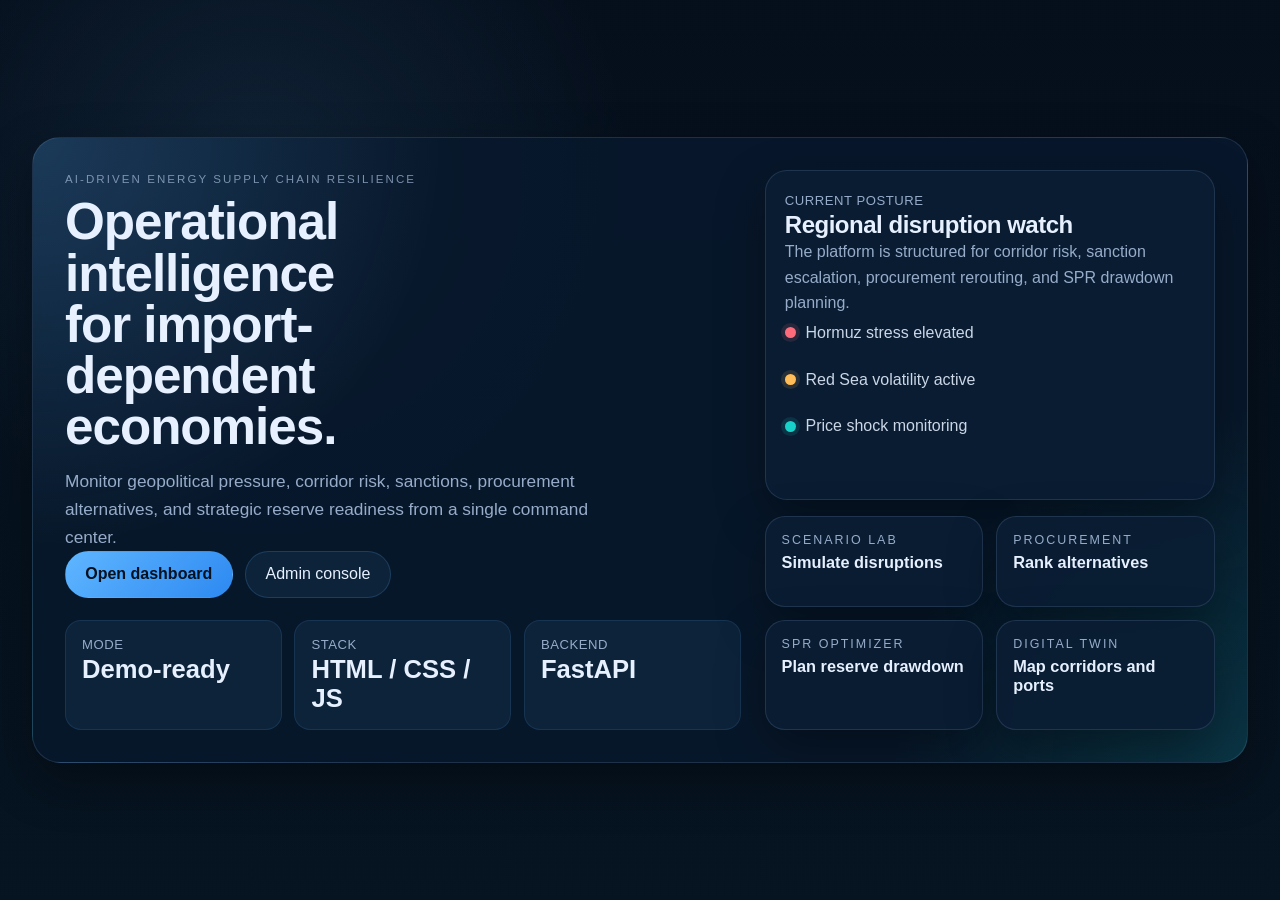
<file: frontend/index.html>
<!DOCTYPE html>
<html lang="en">
<head>
  <meta charset="UTF-8" />
  <meta name="viewport" content="width=device-width, initial-scale=1.0" />
  <meta name="color-scheme" content="dark" />
  <title>Energy Resilience Platform</title>
  <link rel="stylesheet" href="./assets/css/main.css" />
  <link rel="stylesheet" href="./assets/css/components.css" />
</head>
<body class="landing-page">
  <main class="landing-shell">
    <section class="landing-hero panel panel--hero">
      <div class="landing-hero__copy">
        <p class="eyebrow">AI-Driven Energy Supply Chain Resilience</p>
        <h1>Operational intelligence for import-dependent economies.</h1>
        <p class="lead">
          Monitor geopolitical pressure, corridor risk, sanctions, procurement alternatives,
          and strategic reserve readiness from a single command center.
        </p>
        <div class="button-row">
          <a class="btn btn-primary" href="./pages/dashboard.html">Open dashboard</a>
          <a class="btn btn-secondary" href="./pages/admin.html">Admin console</a>
        </div>
        <div class="hero-metrics">
          <div class="hero-metric">
            <span class="hero-metric__label">Mode</span>
            <strong>Demo-ready</strong>
          </div>
          <div class="hero-metric">
            <span class="hero-metric__label">Stack</span>
            <strong>HTML / CSS / JS</strong>
          </div>
          <div class="hero-metric">
            <span class="hero-metric__label">Backend</span>
            <strong>FastAPI</strong>
          </div>
        </div>
      </div>
      <div class="landing-hero__aside">
        <div class="signal-card">
          <p class="signal-card__label">Current posture</p>
          <h2>Regional disruption watch</h2>
          <p>
            The platform is structured for corridor risk, sanction escalation, procurement rerouting,
            and SPR drawdown planning.
          </p>
          <div class="signal-list">
            <div class="signal-list__item"><span class="dot dot--critical"></span> Hormuz stress elevated</div>
            <div class="signal-list__item"><span class="dot dot--high"></span> Red Sea volatility active</div>
            <div class="signal-list__item"><span class="dot dot--moderate"></span> Price shock monitoring</div>
          </div>
        </div>
        <div class="module-grid">
          <a class="module-card" href="./pages/scenarios.html">
            <span>Scenario lab</span>
            <strong>Simulate disruptions</strong>
          </a>
          <a class="module-card" href="./pages/procurement.html">
            <span>Procurement</span>
            <strong>Rank alternatives</strong>
          </a>
          <a class="module-card" href="./pages/spr.html">
            <span>SPR optimizer</span>
            <strong>Plan reserve drawdown</strong>
          </a>
          <a class="module-card" href="./pages/map.html">
            <span>Digital twin</span>
            <strong>Map corridors and ports</strong>
          </a>
        </div>
      </div>
    </section>
  </main>

  <script src="./assets/js/api.js"></script>
  <script src="./assets/js/auth.js"></script>
</body>
</html>
</file>
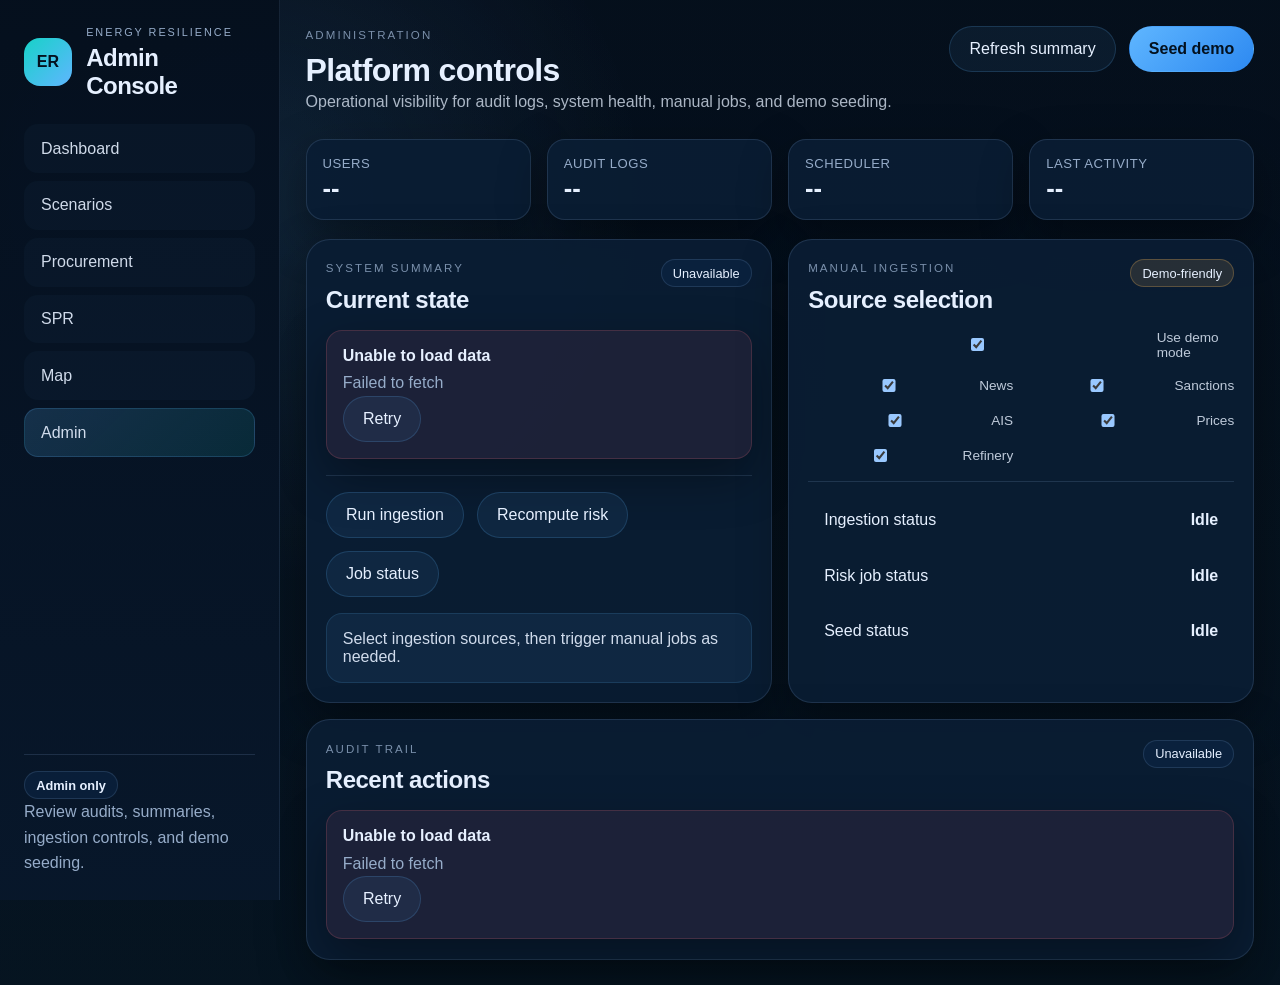
<file: frontend/pages/admin.html>
<!DOCTYPE html>
<html lang="en">
<head>
  <meta charset="UTF-8" />
  <meta name="viewport" content="width=device-width, initial-scale=1.0" />
  <meta name="color-scheme" content="dark" />
  <title>Admin | Energy Resilience Platform</title>
  <link rel="stylesheet" href="../assets/css/main.css" />
  <link rel="stylesheet" href="../assets/css/components.css" />
</head>
<body class="app-page">
  <div class="app-shell">
    <aside class="sidebar">
      <div class="sidebar__brand">
        <div class="brand-mark">ER</div>
        <div>
          <p class="brand-kicker">Energy Resilience</p>
          <h2>Admin Console</h2>
        </div>
      </div>
      <nav class="sidebar__nav">
        <a class="nav-link" href="./dashboard.html">Dashboard</a>
        <a class="nav-link" href="./scenarios.html">Scenarios</a>
        <a class="nav-link" href="./procurement.html">Procurement</a>
        <a class="nav-link" href="./spr.html">SPR</a>
        <a class="nav-link" href="./map.html">Map</a>
        <a class="nav-link nav-link--active" href="./admin.html" aria-current="page">Admin</a>
      </nav>
      <div class="sidebar__footer">
        <span class="status-badge status-badge--warning">Admin only</span>
        <p>Review audits, summaries, ingestion controls, and demo seeding.</p>
      </div>
    </aside>

    <div class="main-column">
      <header class="topbar">
        <div>
          <p class="eyebrow">Administration</p>
          <h1>Platform controls</h1>
          <p class="subtitle">Operational visibility for audit logs, system health, manual jobs, and demo seeding.</p>
        </div>
        <div class="topbar__actions">
          <button class="btn btn-secondary" type="button" data-admin-refresh>Refresh summary</button>
          <button class="btn btn-primary" type="button" data-admin-seed>Seed demo</button>
        </div>
      </header>

      <main class="page-content">
        <section class="kpi-grid kpi-grid--admin">
          <article class="stat-card">
            <span class="stat-card__label">Users</span>
            <strong class="stat-card__value" id="admin-metric-users">--</strong>
          </article>
          <article class="stat-card">
            <span class="stat-card__label">Audit logs</span>
            <strong class="stat-card__value" id="admin-metric-audit_logs">--</strong>
          </article>
          <article class="stat-card">
            <span class="stat-card__label">Scheduler</span>
            <strong class="stat-card__value" id="admin-metric-scheduler">--</strong>
          </article>
          <article class="stat-card">
            <span class="stat-card__label">Last activity</span>
            <strong class="stat-card__value" id="admin-metric-latest_activity">--</strong>
          </article>
        </section>

        <section class="dashboard-grid dashboard-grid--admin">
          <div class="panel">
            <div class="panel__header">
              <div>
                <p class="eyebrow">System summary</p>
                <h2>Current state</h2>
              </div>
              <span class="badge" id="admin-system-badge">Loading</span>
            </div>

            <div class="mini-table" id="admin-system-summary">
              <div class="mini-table__row"><span>Loading</span><strong>...</strong></div>
            </div>

            <div class="panel__divider"></div>
            <div class="button-row">
              <button class="btn btn-secondary" type="button" data-admin-run-ingestion>Run ingestion</button>
              <button class="btn btn-secondary" type="button" data-admin-recompute-risk>Recompute risk</button>
              <button class="btn btn-secondary" type="button" data-admin-refresh-jobs>Job status</button>
            </div>
            <div class="note-box" id="admin-action-note">
              Select ingestion sources, then trigger manual jobs as needed.
            </div>
          </div>

          <div class="panel">
            <div class="panel__header">
              <div>
                <p class="eyebrow">Manual ingestion</p>
                <h2>Source selection</h2>
              </div>
              <span class="badge badge--warning">Demo-friendly</span>
            </div>

            <form id="admin-ingestion-form" class="form-grid">
              <label class="field field--full field--inline">
                <input id="admin-demo-mode" type="checkbox" checked />
                <span>Use demo mode</span>
              </label>
              <label class="field field--inline">
                <input type="checkbox" value="news" name="ingestion-source" checked />
                <span>News</span>
              </label>
              <label class="field field--inline">
                <input type="checkbox" value="sanctions" name="ingestion-source" checked />
                <span>Sanctions</span>
              </label>
              <label class="field field--inline">
                <input type="checkbox" value="ais" name="ingestion-source" checked />
                <span>AIS</span>
              </label>
              <label class="field field--inline">
                <input type="checkbox" value="prices" name="ingestion-source" checked />
                <span>Prices</span>
              </label>
              <label class="field field--inline">
                <input type="checkbox" value="refinery" name="ingestion-source" checked />
                <span>Refinery</span>
              </label>
            </form>

            <div class="panel__divider"></div>
            <div class="mini-table">
              <div class="mini-table__row"><span>Ingestion status</span><strong id="admin-ingestion-status">Idle</strong></div>
              <div class="mini-table__row"><span>Risk job status</span><strong id="admin-risk-status">Idle</strong></div>
              <div class="mini-table__row"><span>Seed status</span><strong id="admin-seed-status">Idle</strong></div>
            </div>
          </div>

          <div class="panel panel--wide">
            <div class="panel__header">
              <div>
                <p class="eyebrow">Audit trail</p>
                <h2>Recent actions</h2>
              </div>
              <span class="badge" id="admin-audit-count">Loading</span>
            </div>
            <div id="admin-audit-list" class="audit-table">
              <div class="audit-row">
                <span>Loading audit logs</span>
                <strong>...</strong>
              </div>
            </div>
          </div>
        </section>
      </main>
    </div>
  </div>

  <script src="../assets/js/api.js"></script>
  <script src="../assets/js/auth.js"></script>
  <script src="../assets/js/admin.js"></script>
</body>
</html>
</file>
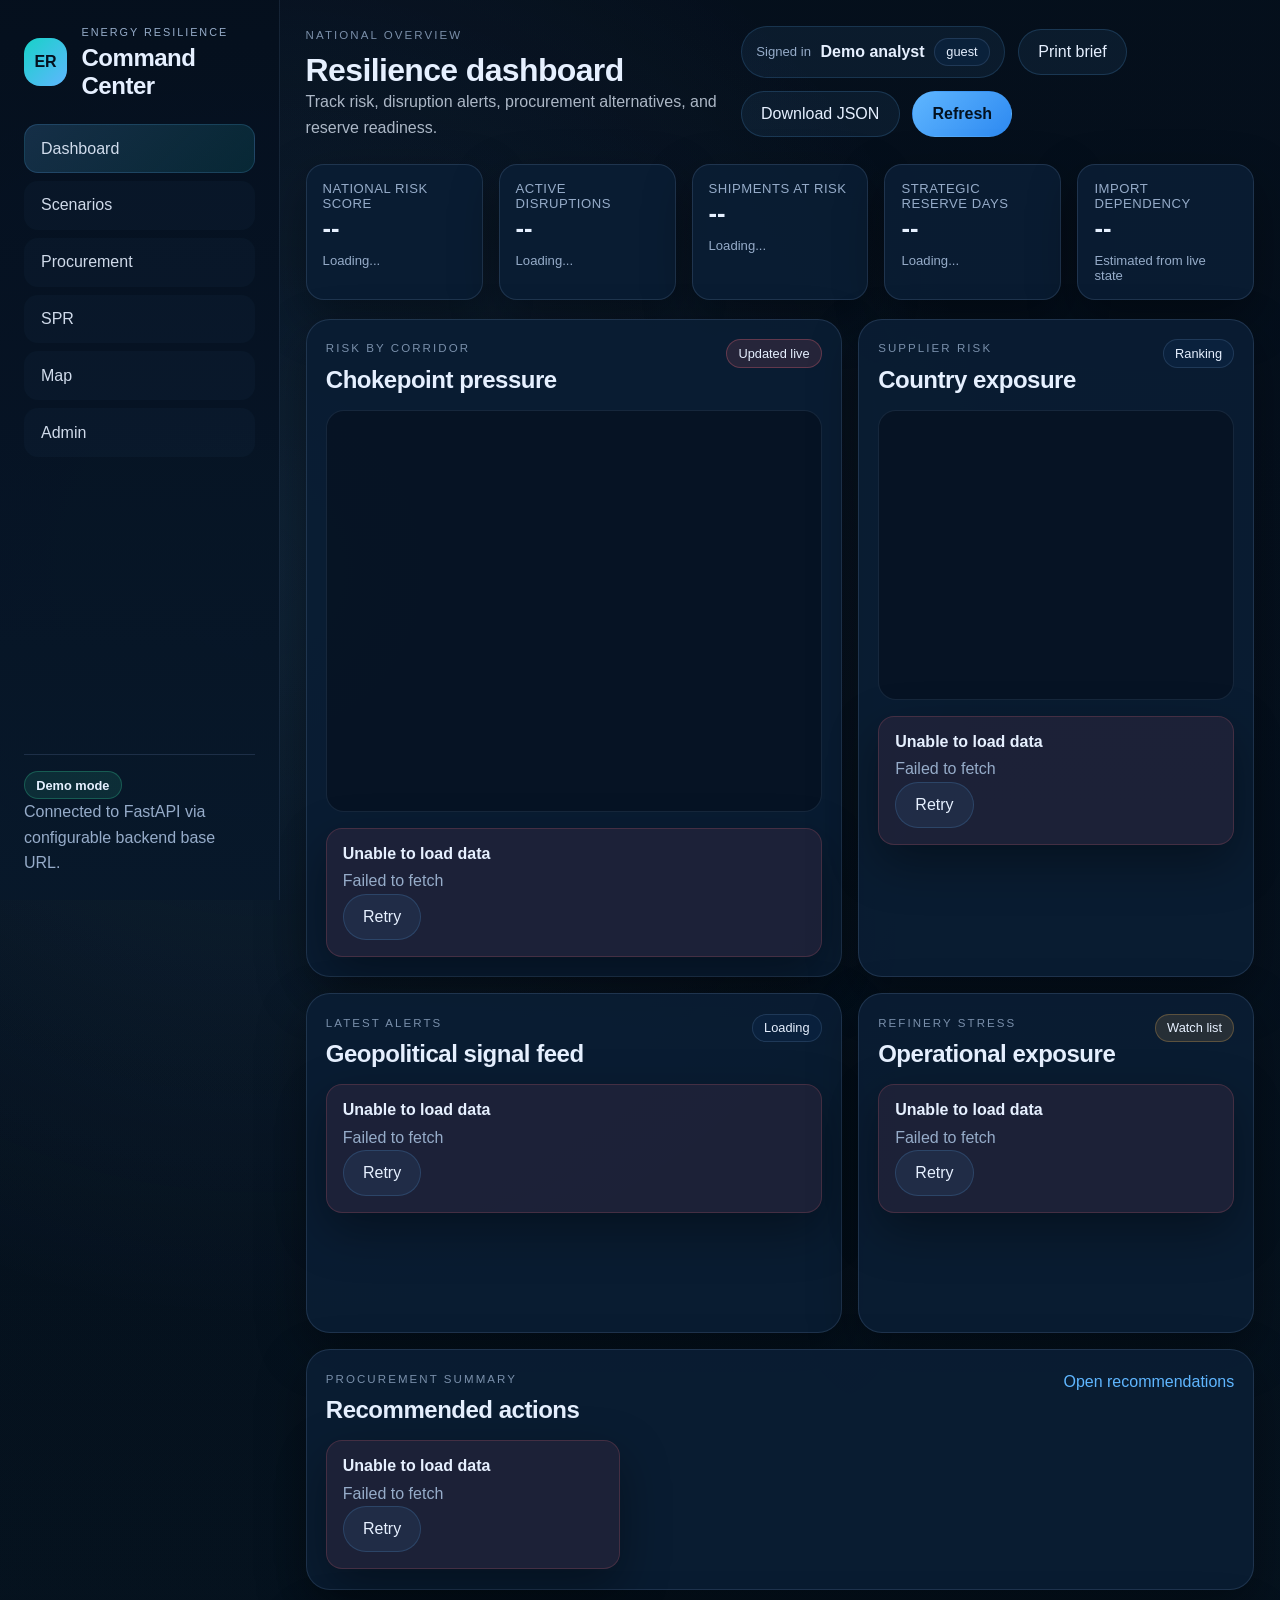
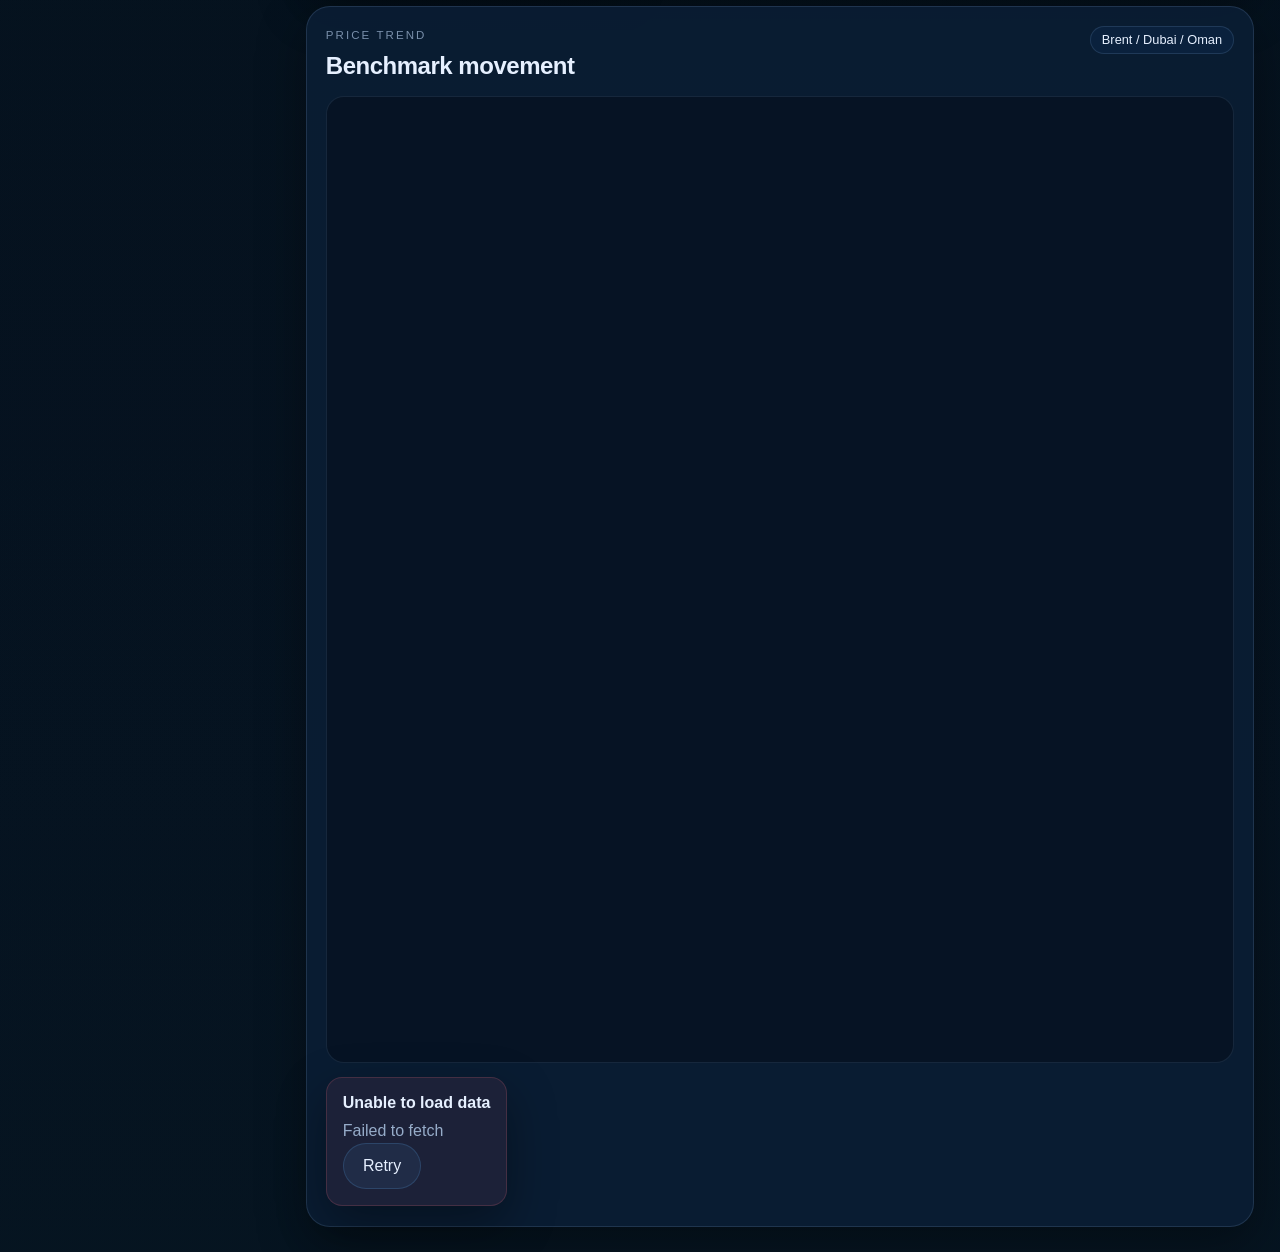
<file: frontend/pages/dashboard.html>
<!DOCTYPE html>
<html lang="en">
<head>
  <meta charset="UTF-8" />
  <meta name="viewport" content="width=device-width, initial-scale=1.0" />
  <meta name="color-scheme" content="dark" />
  <title>Dashboard | Energy Resilience Platform</title>
  <link rel="stylesheet" href="../assets/css/main.css" />
  <link rel="stylesheet" href="../assets/css/components.css" />
  <link rel="stylesheet" href="../assets/css/dashboard.css" />
</head>
<body class="app-page dashboard-page" data-page="dashboard">
  <div class="app-shell">
    <aside class="sidebar">
      <div class="sidebar__brand">
        <div class="brand-mark">ER</div>
        <div>
          <p class="brand-kicker">Energy Resilience</p>
          <h2>Command Center</h2>
        </div>
      </div>
      <nav class="sidebar__nav">
        <a class="nav-link nav-link--active" href="./dashboard.html" aria-current="page">Dashboard</a>
        <a class="nav-link" href="./scenarios.html">Scenarios</a>
        <a class="nav-link" href="./procurement.html">Procurement</a>
        <a class="nav-link" href="./spr.html">SPR</a>
        <a class="nav-link" href="./map.html">Map</a>
        <a class="nav-link" href="./admin.html">Admin</a>
      </nav>
      <div class="sidebar__footer">
        <span class="status-badge status-badge--live">Demo mode</span>
        <p>Connected to FastAPI via configurable backend base URL.</p>
      </div>
    </aside>

    <div class="main-column">
      <header class="topbar">
        <div>
          <p class="eyebrow">National overview</p>
          <h1>Resilience dashboard</h1>
          <p class="subtitle">Track risk, disruption alerts, procurement alternatives, and reserve readiness.</p>
        </div>
        <div class="topbar__actions">
          <div class="user-chip" data-auth-status>
            <span class="user-chip__label">Signed in</span>
            <strong data-auth-name>Demo analyst</strong>
            <span class="badge" data-auth-role>Analyst</span>
          </div>
          <button class="btn btn-secondary" type="button" data-dashboard-report-print>Print brief</button>
          <button class="btn btn-secondary" type="button" data-dashboard-report-download>Download JSON</button>
          <button class="btn btn-primary" type="button" data-dashboard-refresh>Refresh</button>
        </div>
      </header>

      <main class="page-content">
        <section class="kpi-grid" aria-label="Top KPIs">
          <article class="stat-card">
            <span class="stat-card__label">National risk score</span>
            <strong class="stat-card__value" id="kpi-national-risk">--</strong>
            <span class="stat-card__delta" id="kpi-national-risk-detail">Loading...</span>
          </article>
          <article class="stat-card">
            <span class="stat-card__label">Active disruptions</span>
            <strong class="stat-card__value" id="kpi-active-disruptions">--</strong>
            <span class="stat-card__delta" id="kpi-active-disruptions-detail">Loading...</span>
          </article>
          <article class="stat-card">
            <span class="stat-card__label">Shipments at risk</span>
            <strong class="stat-card__value" id="kpi-shipments-at-risk">--</strong>
            <span class="stat-card__delta" id="kpi-shipments-at-risk-detail">Loading...</span>
          </article>
          <article class="stat-card">
            <span class="stat-card__label">Strategic reserve days</span>
            <strong class="stat-card__value" id="kpi-spr-days">--</strong>
            <span class="stat-card__delta" id="kpi-spr-days-detail">Loading...</span>
          </article>
          <article class="stat-card">
            <span class="stat-card__label">Import dependency</span>
            <strong class="stat-card__value" id="kpi-import-dependency">--</strong>
            <span class="stat-card__delta" id="kpi-import-dependency-detail">Estimated from live state</span>
          </article>
        </section>

        <section class="dashboard-grid">
          <div class="panel">
            <div class="panel__header">
              <div>
                <p class="eyebrow">Risk by corridor</p>
                <h2>Chokepoint pressure</h2>
              </div>
              <span class="badge badge--critical">Updated live</span>
            </div>
            <div class="dashboard-chart-wrap">
              <canvas id="corridor-risk-chart" class="chart-canvas" height="240"></canvas>
            </div>
            <div id="corridor-risk-table" class="dashboard-table"></div>
          </div>

          <div class="panel">
            <div class="panel__header">
              <div>
                <p class="eyebrow">Supplier risk</p>
                <h2>Country exposure</h2>
              </div>
              <span class="badge">Ranking</span>
            </div>
            <div class="dashboard-chart-wrap">
              <canvas id="supplier-risk-chart" class="chart-canvas" height="240"></canvas>
            </div>
            <div id="supplier-risk-table" class="dashboard-table"></div>
          </div>

          <div class="panel">
            <div class="panel__header">
              <div>
                <p class="eyebrow">Latest alerts</p>
                <h2>Geopolitical signal feed</h2>
              </div>
              <span class="badge" id="alerts-count-badge">Loading</span>
            </div>
            <div id="alerts-panel" class="stack-list"></div>
          </div>

          <div class="panel">
            <div class="panel__header">
              <div>
                <p class="eyebrow">Refinery stress</p>
                <h2>Operational exposure</h2>
              </div>
              <span class="badge badge--warning">Watch list</span>
            </div>
            <div id="refinery-stress-panel" class="stack-list"></div>
          </div>

          <div class="panel panel--wide">
            <div class="panel__header">
              <div>
                <p class="eyebrow">Procurement summary</p>
                <h2>Recommended actions</h2>
              </div>
              <a class="text-link" href="./procurement.html">Open recommendations</a>
            </div>
            <div id="recommendations-panel" class="recommendation-strip"></div>
          </div>

          <div class="panel panel--wide">
            <div class="panel__header">
              <div>
                <p class="eyebrow">Price trend</p>
                <h2>Benchmark movement</h2>
              </div>
              <span class="badge">Brent / Dubai / Oman</span>
            </div>
            <div class="dashboard-chart-wrap dashboard-chart-wrap--tall">
              <canvas id="price-trend-chart" class="chart-canvas" height="320"></canvas>
            </div>
            <div id="price-trend-legend" class="chart-legend"></div>
          </div>
        </section>
      </main>
    </div>
  </div>

  <script src="../assets/js/api.js"></script>
  <script src="../assets/js/auth.js"></script>
  <script src="../assets/js/reports.js"></script>
  <script src="../assets/js/dashboard.js"></script>
</body>
</html>
</file>
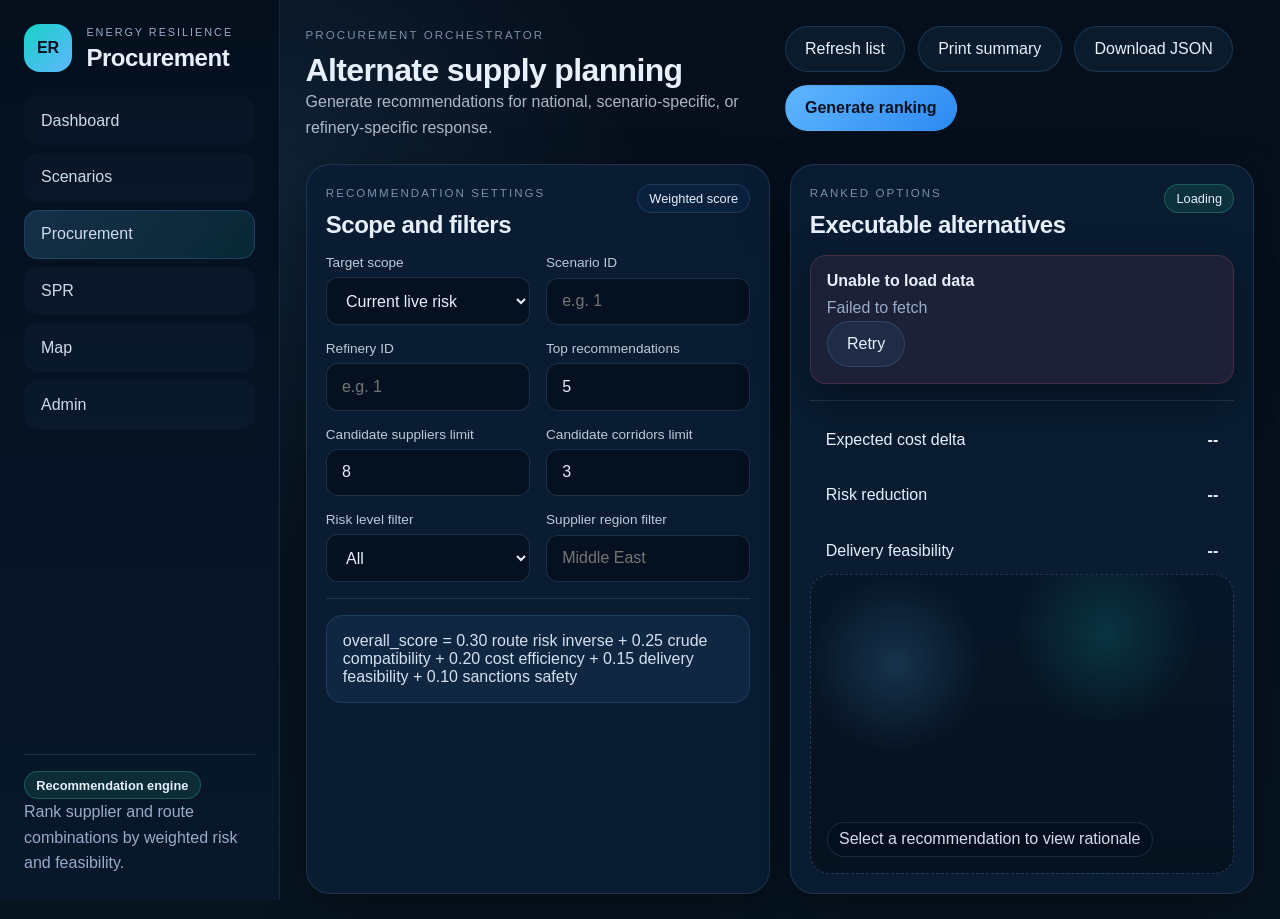
<file: frontend/pages/procurement.html>
<!DOCTYPE html>
<html lang="en">
<head>
  <meta charset="UTF-8" />
  <meta name="viewport" content="width=device-width, initial-scale=1.0" />
  <meta name="color-scheme" content="dark" />
  <title>Procurement | Energy Resilience Platform</title>
  <link rel="stylesheet" href="../assets/css/main.css" />
  <link rel="stylesheet" href="../assets/css/components.css" />
</head>
<body class="app-page">
  <div class="app-shell">
    <aside class="sidebar">
      <div class="sidebar__brand">
        <div class="brand-mark">ER</div>
        <div>
          <p class="brand-kicker">Energy Resilience</p>
          <h2>Procurement</h2>
        </div>
      </div>
      <nav class="sidebar__nav">
        <a class="nav-link" href="./dashboard.html">Dashboard</a>
        <a class="nav-link" href="./scenarios.html">Scenarios</a>
        <a class="nav-link nav-link--active" href="./procurement.html" aria-current="page">Procurement</a>
        <a class="nav-link" href="./spr.html">SPR</a>
        <a class="nav-link" href="./map.html">Map</a>
        <a class="nav-link" href="./admin.html">Admin</a>
      </nav>
      <div class="sidebar__footer">
        <span class="status-badge status-badge--live">Recommendation engine</span>
        <p>Rank supplier and route combinations by weighted risk and feasibility.</p>
      </div>
    </aside>

    <div class="main-column">
      <header class="topbar">
        <div>
          <p class="eyebrow">Procurement orchestrator</p>
          <h1>Alternate supply planning</h1>
          <p class="subtitle">Generate recommendations for national, scenario-specific, or refinery-specific response.</p>
        </div>
        <div class="topbar__actions">
          <button class="btn btn-secondary" type="button" data-procurement-refresh>Refresh list</button>
          <button class="btn btn-secondary" type="button" data-procurement-report-print>Print summary</button>
          <button class="btn btn-secondary" type="button" data-procurement-report-download>Download JSON</button>
          <button class="btn btn-primary" type="button" data-procurement-generate>Generate ranking</button>
        </div>
      </header>

      <main class="page-content page-content--split">
        <section class="panel">
          <div class="panel__header">
            <div>
              <p class="eyebrow">Recommendation settings</p>
              <h2>Scope and filters</h2>
            </div>
            <span class="badge">Weighted score</span>
          </div>

          <form id="procurement-form" class="form-grid">
            <label class="field">
              <span>Target scope</span>
              <select id="procurement-scope">
                <option value="national">Current live risk</option>
                <option value="scenario">By scenario</option>
                <option value="refinery">By refinery</option>
              </select>
            </label>
            <label class="field">
              <span>Scenario ID</span>
              <input id="procurement-scenario-id" type="number" min="1" placeholder="e.g. 1" />
            </label>
            <label class="field">
              <span>Refinery ID</span>
              <input id="procurement-refinery-id" type="number" min="1" placeholder="e.g. 1" />
            </label>
            <label class="field">
              <span>Top recommendations</span>
              <input id="procurement-top-n" type="number" min="1" max="20" value="5" />
            </label>
            <label class="field">
              <span>Candidate suppliers limit</span>
              <input id="procurement-supplier-limit" type="number" min="1" max="20" value="8" />
            </label>
            <label class="field">
              <span>Candidate corridors limit</span>
              <input id="procurement-corridor-limit" type="number" min="1" max="10" value="3" />
            </label>
            <label class="field">
              <span>Risk level filter</span>
              <select id="procurement-risk-filter">
                <option value="">All</option>
                <option value="critical">Critical</option>
                <option value="high">High</option>
                <option value="moderate">Moderate</option>
                <option value="low">Low</option>
              </select>
            </label>
            <label class="field">
              <span>Supplier region filter</span>
              <input id="procurement-region-filter" type="text" placeholder="Middle East" />
            </label>
          </form>

          <div class="panel__divider"></div>
          <div class="score-formula">
            overall_score = 0.30 route risk inverse + 0.25 crude compatibility + 0.20 cost efficiency + 0.15 delivery feasibility + 0.10 sanctions safety
          </div>
        </section>

        <section class="panel">
          <div class="panel__header">
            <div>
              <p class="eyebrow">Ranked options</p>
              <h2>Executable alternatives</h2>
            </div>
            <span class="badge badge--success" id="procurement-count-badge">Loading</span>
          </div>

          <div id="procurement-list" class="ranking-list"></div>

          <div class="panel__divider"></div>

          <div class="mini-table">
            <div class="mini-table__row"><span>Expected cost delta</span><strong id="procurement-cost-delta">--</strong></div>
            <div class="mini-table__row"><span>Risk reduction</span><strong id="procurement-risk-reduction">--</strong></div>
            <div class="mini-table__row"><span>Delivery feasibility</span><strong id="procurement-delivery-feasibility">--</strong></div>
          </div>

          <div id="procurement-details" class="procurement-details">
            <div class="chart-placeholder chart-placeholder--tall">
              <div class="chart-placeholder__label">Select a recommendation to view rationale</div>
            </div>
          </div>
        </section>
      </main>
    </div>
  </div>

  <script src="../assets/js/api.js"></script>
  <script src="../assets/js/auth.js"></script>
  <script src="../assets/js/reports.js"></script>
  <script src="../assets/js/procurement.js"></script>
</body>
</html>
</file>
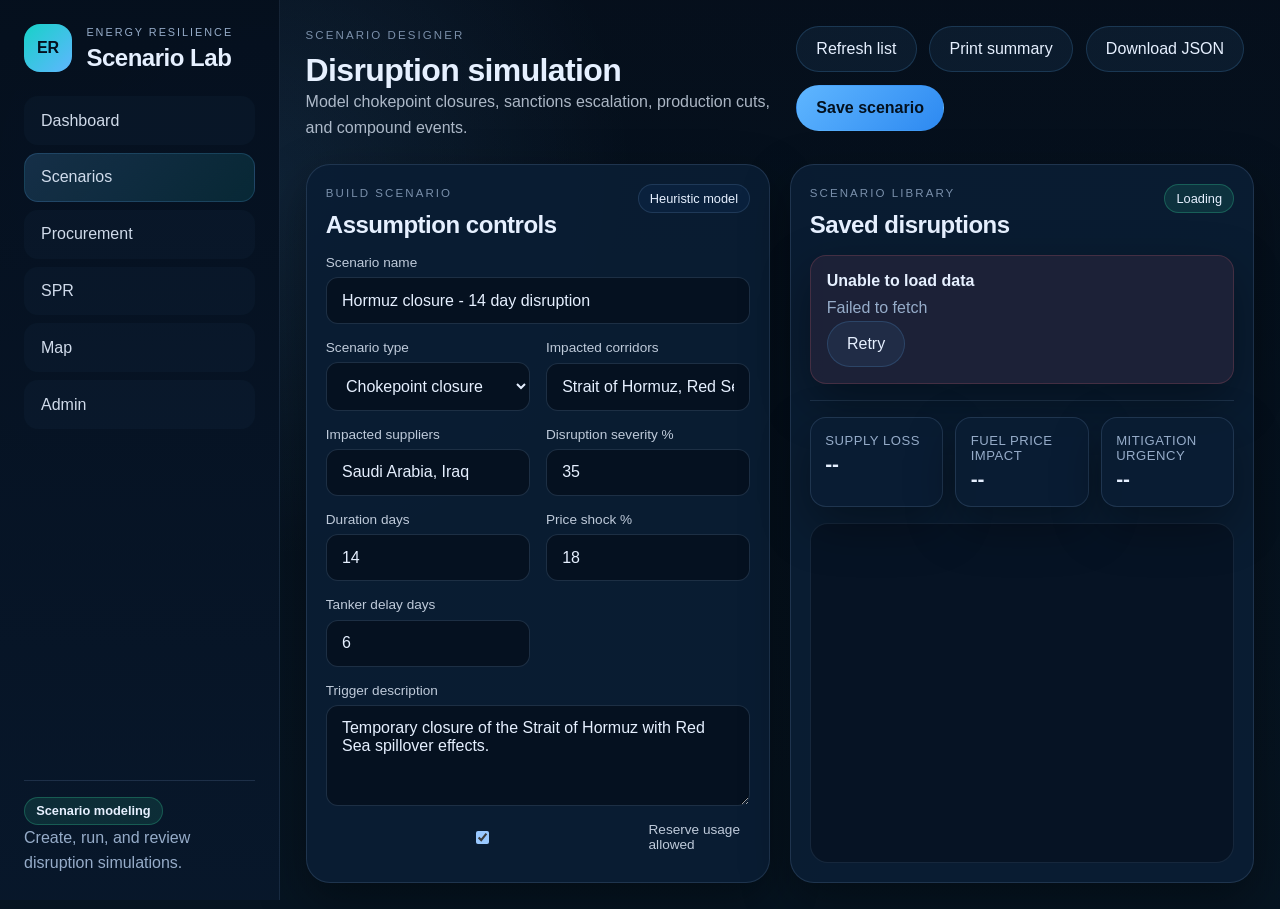
<file: frontend/pages/scenarios.html>
<!DOCTYPE html>
<html lang="en">
<head>
  <meta charset="UTF-8" />
  <meta name="viewport" content="width=device-width, initial-scale=1.0" />
  <meta name="color-scheme" content="dark" />
  <title>Scenarios | Energy Resilience Platform</title>
  <link rel="stylesheet" href="../assets/css/main.css" />
  <link rel="stylesheet" href="../assets/css/components.css" />
</head>
<body class="app-page">
  <div class="app-shell">
    <aside class="sidebar">
      <div class="sidebar__brand">
        <div class="brand-mark">ER</div>
        <div>
          <p class="brand-kicker">Energy Resilience</p>
          <h2>Scenario Lab</h2>
        </div>
      </div>
      <nav class="sidebar__nav">
        <a class="nav-link" href="./dashboard.html">Dashboard</a>
        <a class="nav-link nav-link--active" href="./scenarios.html" aria-current="page">Scenarios</a>
        <a class="nav-link" href="./procurement.html">Procurement</a>
        <a class="nav-link" href="./spr.html">SPR</a>
        <a class="nav-link" href="./map.html">Map</a>
        <a class="nav-link" href="./admin.html">Admin</a>
      </nav>
      <div class="sidebar__footer">
        <span class="status-badge status-badge--live">Scenario modeling</span>
        <p>Create, run, and review disruption simulations.</p>
      </div>
    </aside>

    <div class="main-column">
      <header class="topbar">
        <div>
          <p class="eyebrow">Scenario designer</p>
          <h1>Disruption simulation</h1>
          <p class="subtitle">Model chokepoint closures, sanctions escalation, production cuts, and compound events.</p>
        </div>
        <div class="topbar__actions">
          <button class="btn btn-secondary" type="button" data-scenario-refresh>Refresh list</button>
          <button class="btn btn-secondary" type="button" data-scenario-report-print>Print summary</button>
          <button class="btn btn-secondary" type="button" data-scenario-report-download>Download JSON</button>
          <button class="btn btn-primary" type="button" data-scenario-create>Save scenario</button>
        </div>
      </header>

      <main class="page-content page-content--split">
        <section class="panel">
          <div class="panel__header">
            <div>
              <p class="eyebrow">Build scenario</p>
              <h2>Assumption controls</h2>
            </div>
            <span class="badge">Heuristic model</span>
          </div>

          <form id="scenario-form" class="form-grid">
            <label class="field field--full">
              <span>Scenario name</span>
              <input id="scenario-name" type="text" value="Hormuz closure - 14 day disruption" />
            </label>
            <label class="field">
              <span>Scenario type</span>
              <select id="scenario-type">
                <option value="chokepoint_closure">Chokepoint closure</option>
                <option value="sanctions_escalation">Sanctions escalation</option>
                <option value="production_cut">Production cut</option>
                <option value="refinery_outage">Refinery outage</option>
                <option value="compound_disruption">Compound disruption</option>
              </select>
            </label>
            <label class="field">
              <span>Impacted corridors</span>
              <input id="scenario-corridors" type="text" value="Strait of Hormuz, Red Sea" />
            </label>
            <label class="field">
              <span>Impacted suppliers</span>
              <input id="scenario-suppliers" type="text" value="Saudi Arabia, Iraq" />
            </label>
            <label class="field">
              <span>Disruption severity %</span>
              <input id="scenario-severity" type="number" min="0" max="100" value="35" />
            </label>
            <label class="field">
              <span>Duration days</span>
              <input id="scenario-duration" type="number" min="1" max="365" value="14" />
            </label>
            <label class="field">
              <span>Price shock %</span>
              <input id="scenario-price-shock" type="number" min="0" max="100" value="18" />
            </label>
            <label class="field">
              <span>Tanker delay days</span>
              <input id="scenario-delay" type="number" min="0" max="90" value="6" />
            </label>
            <label class="field field--full">
              <span>Trigger description</span>
              <textarea id="scenario-trigger" rows="4">Temporary closure of the Strait of Hormuz with Red Sea spillover effects.</textarea>
            </label>
            <label class="field field--full field--inline">
              <input id="scenario-reserve" type="checkbox" checked />
              <span>Reserve usage allowed</span>
            </label>
          </form>
        </section>

        <section class="panel">
          <div class="panel__header">
            <div>
              <p class="eyebrow">Scenario library</p>
              <h2>Saved disruptions</h2>
            </div>
            <span class="badge badge--success" id="scenario-count-badge">Loading</span>
          </div>
          <div id="scenario-list" class="scenario-list"></div>

          <div class="panel__divider"></div>

          <div id="scenario-results" class="scenario-results">
            <div class="result-block">
              <div class="result-block__metric">
                <span>Supply loss</span>
                <strong id="scenario-supply-loss">--</strong>
              </div>
              <div class="result-block__metric">
                <span>Fuel price impact</span>
                <strong id="scenario-fuel-price">--</strong>
              </div>
              <div class="result-block__metric">
                <span>Mitigation urgency</span>
                <strong id="scenario-urgency">--</strong>
              </div>
            </div>
            <div class="dashboard-chart-wrap dashboard-chart-wrap--tall">
              <div id="scenario-result-details" class="stack-list"></div>
            </div>
          </div>
        </section>
      </main>
    </div>
  </div>

  <script src="../assets/js/api.js"></script>
  <script src="../assets/js/auth.js"></script>
  <script src="../assets/js/reports.js"></script>
  <script src="../assets/js/scenarios.js"></script>
</body>
</html>
</file>
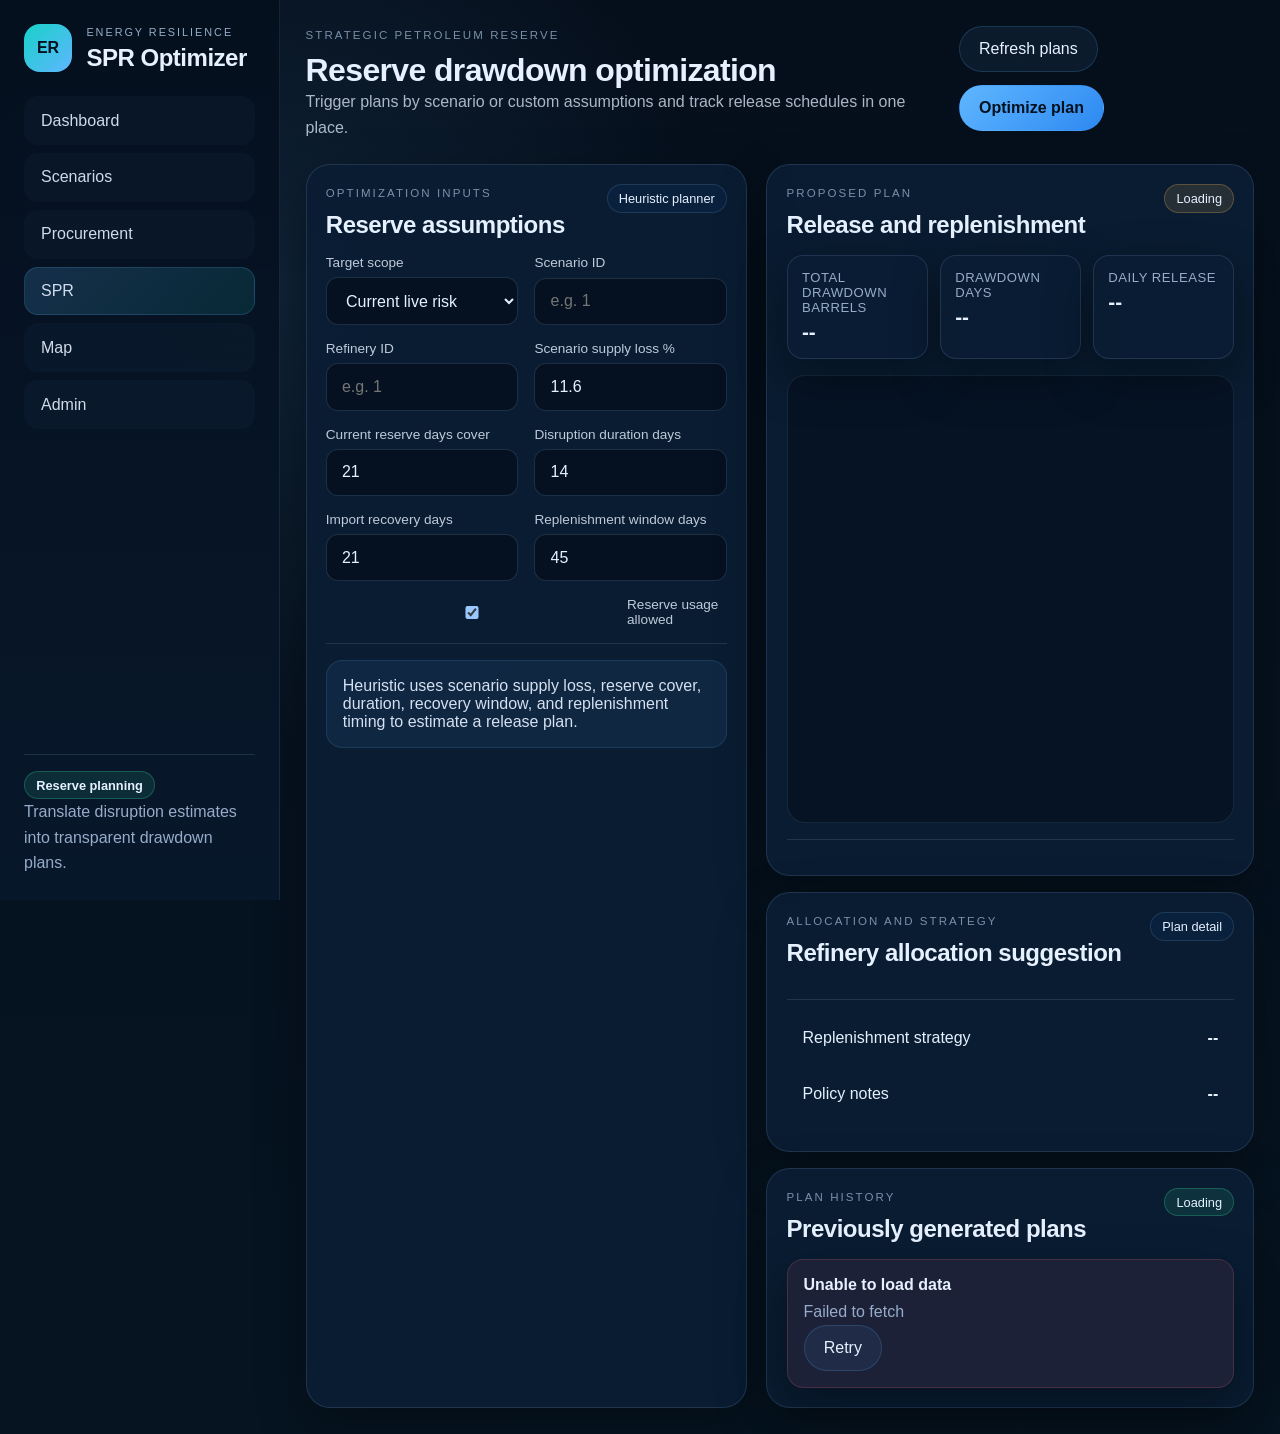
<file: frontend/pages/spr.html>
<!DOCTYPE html>
<html lang="en">
<head>
  <meta charset="UTF-8" />
  <meta name="viewport" content="width=device-width, initial-scale=1.0" />
  <meta name="color-scheme" content="dark" />
  <title>SPR | Energy Resilience Platform</title>
  <link rel="stylesheet" href="../assets/css/main.css" />
  <link rel="stylesheet" href="../assets/css/components.css" />
</head>
<body class="app-page">
  <div class="app-shell">
    <aside class="sidebar">
      <div class="sidebar__brand">
        <div class="brand-mark">ER</div>
        <div>
          <p class="brand-kicker">Energy Resilience</p>
          <h2>SPR Optimizer</h2>
        </div>
      </div>
      <nav class="sidebar__nav">
        <a class="nav-link" href="./dashboard.html">Dashboard</a>
        <a class="nav-link" href="./scenarios.html">Scenarios</a>
        <a class="nav-link" href="./procurement.html">Procurement</a>
        <a class="nav-link nav-link--active" href="./spr.html" aria-current="page">SPR</a>
        <a class="nav-link" href="./map.html">Map</a>
        <a class="nav-link" href="./admin.html">Admin</a>
      </nav>
      <div class="sidebar__footer">
        <span class="status-badge status-badge--live">Reserve planning</span>
        <p>Translate disruption estimates into transparent drawdown plans.</p>
      </div>
    </aside>

    <div class="main-column">
      <header class="topbar">
        <div>
          <p class="eyebrow">Strategic Petroleum Reserve</p>
          <h1>Reserve drawdown optimization</h1>
          <p class="subtitle">Trigger plans by scenario or custom assumptions and track release schedules in one place.</p>
        </div>
        <div class="topbar__actions">
          <button class="btn btn-secondary" type="button" data-spr-refresh>Refresh plans</button>
          <button class="btn btn-primary" type="button" data-spr-optimize>Optimize plan</button>
        </div>
      </header>

      <main class="page-content spr-layout">
        <section class="panel">
          <div class="panel__header">
            <div>
              <p class="eyebrow">Optimization inputs</p>
              <h2>Reserve assumptions</h2>
            </div>
            <span class="badge">Heuristic planner</span>
          </div>

          <form id="spr-form" class="form-grid">
            <label class="field">
              <span>Target scope</span>
              <select id="spr-scope">
                <option value="national">Current live risk</option>
                <option value="scenario">By scenario</option>
                <option value="refinery">By refinery</option>
              </select>
            </label>
            <label class="field">
              <span>Scenario ID</span>
              <input id="spr-scenario-id" type="number" min="1" placeholder="e.g. 1" />
            </label>
            <label class="field">
              <span>Refinery ID</span>
              <input id="spr-refinery-id" type="number" min="1" placeholder="e.g. 1" />
            </label>
            <label class="field">
              <span>Scenario supply loss %</span>
              <input id="spr-supply-loss" type="number" min="0" max="100" value="11.6" />
            </label>
            <label class="field">
              <span>Current reserve days cover</span>
              <input id="spr-reserve-cover" type="number" min="0" max="365" value="21" />
            </label>
            <label class="field">
              <span>Disruption duration days</span>
              <input id="spr-duration" type="number" min="1" max="365" value="14" />
            </label>
            <label class="field">
              <span>Import recovery days</span>
              <input id="spr-recovery" type="number" min="1" max="365" value="21" />
            </label>
            <label class="field">
              <span>Replenishment window days</span>
              <input id="spr-replenishment-window" type="number" min="1" max="365" value="45" />
            </label>
            <label class="field field--full field--inline">
              <input id="spr-reserve-allowed" type="checkbox" checked />
              <span>Reserve usage allowed</span>
            </label>
          </form>

          <div class="panel__divider"></div>
          <div class="score-formula">
            Heuristic uses scenario supply loss, reserve cover, duration, recovery window, and replenishment timing to estimate a release plan.
          </div>
        </section>

        <section class="spr-results">
          <div class="panel">
            <div class="panel__header">
              <div>
                <p class="eyebrow">Proposed plan</p>
                <h2>Release and replenishment</h2>
              </div>
              <span class="badge badge--warning" id="spr-plan-badge">Loading</span>
            </div>

            <div class="result-block">
              <div class="result-block__metric">
                <span>Total drawdown barrels</span>
                <strong id="spr-total-drawdown">--</strong>
              </div>
              <div class="result-block__metric">
                <span>Drawdown days</span>
                <strong id="spr-drawdown-days">--</strong>
              </div>
              <div class="result-block__metric">
                <span>Daily release</span>
                <strong id="spr-daily-release">--</strong>
              </div>
            </div>

            <div class="dashboard-chart-wrap dashboard-chart-wrap--tall">
              <canvas id="spr-release-chart" class="chart-canvas" height="300"></canvas>
            </div>

            <div class="panel__divider"></div>
            <div id="spr-schedule-table" class="spr-schedule-table"></div>
          </div>

          <div class="panel">
            <div class="panel__header">
              <div>
                <p class="eyebrow">Allocation and strategy</p>
                <h2>Refinery allocation suggestion</h2>
              </div>
              <span class="badge">Plan detail</span>
            </div>

            <div id="spr-allocation-list" class="stack-list"></div>

            <div class="panel__divider"></div>

            <div class="mini-table">
              <div class="mini-table__row"><span>Replenishment strategy</span><strong id="spr-replenishment">--</strong></div>
              <div class="mini-table__row"><span>Policy notes</span><strong id="spr-policy-notes">--</strong></div>
            </div>

            <div id="spr-risk-notes" class="note-list"></div>
          </div>

          <div class="panel panel--wide">
            <div class="panel__header">
              <div>
                <p class="eyebrow">Plan history</p>
                <h2>Previously generated plans</h2>
              </div>
              <span class="badge badge--success" id="spr-plan-count">Loading</span>
            </div>
            <div id="spr-plan-list" class="scenario-list"></div>
          </div>
        </section>
      </main>
    </div>
  </div>

  <script src="../assets/js/api.js"></script>
  <script src="../assets/js/auth.js"></script>
  <script src="../assets/js/spr.js"></script>
</body>
</html>
</file>
<file: frontend/assets/css/main.css>
:root {
  --bg: #06111f;
  --bg-elevated: rgba(9, 24, 45, 0.92);
  --panel: rgba(10, 29, 52, 0.94);
  --panel-strong: #0b2747;
  --line: rgba(141, 180, 226, 0.16);
  --text: #e6f0ff;
  --muted: #96acc9;
  --primary: #5fb6ff;
  --primary-strong: #2d89f1;
  --accent: #17d2c8;
  --warning: #ffbd59;
  --critical: #ff6b7a;
  --success: #36d399;
  --shadow: 0 18px 48px rgba(0, 0, 0, 0.35);
  --radius-xl: 24px;
  --radius-lg: 18px;
  --radius-md: 14px;
  --radius-sm: 10px;
  --sidebar-width: 280px;
  --content-max: 1480px;
  --font-sans: "IBM Plex Sans", "Segoe UI", "Helvetica Neue", Arial, sans-serif;
  --font-display: "Avenir Next", "Segoe UI", "Helvetica Neue", Arial, sans-serif;
}

* {
  box-sizing: border-box;
}

html {
  min-height: 100%;
  background:
    radial-gradient(circle at top left, rgba(95, 182, 255, 0.18), transparent 30%),
    radial-gradient(circle at top right, rgba(23, 210, 200, 0.14), transparent 32%),
    linear-gradient(180deg, #05111e 0%, #071221 100%);
}

body {
  margin: 0;
  min-height: 100vh;
  color: var(--text);
  font-family: var(--font-sans);
  background:
    linear-gradient(rgba(3, 9, 18, 0.25), rgba(3, 9, 18, 0.25)),
    radial-gradient(circle at 20% 20%, rgba(95, 182, 255, 0.15), transparent 30%),
    linear-gradient(180deg, #06111f 0%, #071826 100%);
}

a {
  color: inherit;
  text-decoration: none;
}

button,
input,
select,
textarea {
  font: inherit;
}

img {
  max-width: 100%;
  display: block;
}

h1,
h2,
h3,
h4,
h5,
h6 {
  margin: 0;
  font-family: var(--font-display);
  letter-spacing: -0.02em;
}

p {
  margin: 0;
  color: var(--muted);
  line-height: 1.6;
}

.eyebrow {
  text-transform: uppercase;
  letter-spacing: 0.18em;
  font-size: 0.72rem;
  color: rgba(150, 172, 201, 0.8);
  margin-bottom: 0.5rem;
}

.lead {
  font-size: 1.08rem;
  max-width: 60ch;
}

.subtitle {
  color: rgba(230, 240, 255, 0.74);
  max-width: 72ch;
}

.btn,
.text-link {
  display: inline-flex;
  align-items: center;
  justify-content: center;
  gap: 0.5rem;
  border-radius: 999px;
  transition: transform 180ms ease, border-color 180ms ease, background 180ms ease, box-shadow 180ms ease;
}

.btn {
  border: 1px solid transparent;
  padding: 0.82rem 1.2rem;
  cursor: pointer;
  box-shadow: none;
  white-space: nowrap;
}

.btn:hover,
.text-link:hover,
.nav-link:hover {
  transform: translateY(-1px);
}

.btn-primary {
  background: linear-gradient(135deg, var(--primary) 0%, var(--primary-strong) 100%);
  color: #03111f;
  font-weight: 700;
}

.btn-secondary {
  background: rgba(95, 182, 255, 0.08);
  color: var(--text);
  border-color: rgba(95, 182, 255, 0.18);
}

.text-link {
  color: var(--primary);
  padding: 0.2rem 0;
}

.badge,
.status-badge,
.pill {
  display: inline-flex;
  align-items: center;
  gap: 0.4rem;
  border-radius: 999px;
  padding: 0.35rem 0.7rem;
  font-size: 0.8rem;
  border: 1px solid var(--line);
  color: var(--text);
  background: rgba(11, 39, 71, 0.55);
}

.badge--success,
.status-badge--live {
  border-color: rgba(54, 211, 153, 0.28);
  background: rgba(54, 211, 153, 0.12);
}

.badge--warning,
.pill--moderate {
  border-color: rgba(255, 189, 89, 0.25);
  background: rgba(255, 189, 89, 0.12);
}

.badge--critical,
.pill--critical {
  border-color: rgba(255, 107, 122, 0.28);
  background: rgba(255, 107, 122, 0.12);
}

.stat-card,
.panel,
.signal-card,
.module-card,
.scenario-card,
.ranking-card,
.recommendation-card,
.hotspot-card,
.alert-card,
.stress-item,
.audit-row,
.result-block__metric {
  background: var(--panel);
  border: 1px solid var(--line);
  box-shadow: var(--shadow);
}

.app-shell {
  display: grid;
  grid-template-columns: var(--sidebar-width) minmax(0, 1fr);
  min-height: 100vh;
}

.sidebar {
  position: sticky;
  top: 0;
  height: 100vh;
  padding: 1.5rem;
  background: linear-gradient(180deg, rgba(5, 16, 30, 0.98), rgba(8, 24, 43, 0.96));
  border-right: 1px solid rgba(141, 180, 226, 0.12);
  display: flex;
  flex-direction: column;
  gap: 1.5rem;
}

.sidebar__brand {
  display: flex;
  align-items: center;
  gap: 0.9rem;
}

.brand-mark {
  width: 3rem;
  height: 3rem;
  border-radius: 16px;
  display: grid;
  place-items: center;
  font-weight: 800;
  color: #04111f;
  background: linear-gradient(135deg, var(--accent), var(--primary));
}

.brand-kicker {
  text-transform: uppercase;
  letter-spacing: 0.18em;
  font-size: 0.68rem;
  color: var(--muted);
  margin-bottom: 0.18rem;
}

.sidebar__nav {
  display: grid;
  gap: 0.5rem;
}

.nav-link {
  padding: 0.9rem 1rem;
  border-radius: 14px;
  color: rgba(230, 240, 255, 0.9);
  border: 1px solid transparent;
  background: rgba(95, 182, 255, 0.03);
}

.nav-link--active,
.nav-link[aria-current="page"] {
  background: linear-gradient(135deg, rgba(95, 182, 255, 0.18), rgba(23, 210, 200, 0.12));
  border-color: rgba(95, 182, 255, 0.18);
}

.sidebar__footer {
  margin-top: auto;
  padding-top: 1rem;
  border-top: 1px solid var(--line);
}

.main-column {
  min-width: 0;
  padding: 1.6rem;
}

.topbar,
.page-content,
.landing-shell {
  width: 100%;
  max-width: var(--content-max);
  margin: 0 auto;
}

.topbar {
  display: flex;
  align-items: flex-start;
  justify-content: space-between;
  gap: 1rem;
  padding-bottom: 1.5rem;
}

.topbar__actions,
.button-row {
  display: flex;
  align-items: center;
  gap: 0.8rem;
  flex-wrap: wrap;
}

.user-chip {
  display: flex;
  align-items: center;
  gap: 0.6rem;
  padding: 0.7rem 0.9rem;
  border-radius: 999px;
  background: rgba(95, 182, 255, 0.08);
  border: 1px solid rgba(95, 182, 255, 0.16);
}

.user-chip__label {
  color: var(--muted);
  font-size: 0.82rem;
}

.page-content {
  display: grid;
  gap: 1.2rem;
}

.panel {
  border-radius: var(--radius-xl);
  padding: 1.2rem;
}

.panel__header {
  display: flex;
  align-items: flex-start;
  justify-content: space-between;
  gap: 1rem;
  margin-bottom: 1rem;
}

.panel__divider {
  height: 1px;
  margin: 1rem 0;
  background: var(--line);
}

.field {
  display: grid;
  gap: 0.45rem;
}

.field span {
  font-size: 0.85rem;
  color: rgba(230, 240, 255, 0.82);
}

.field input,
.field select,
.field textarea {
  width: 100%;
  padding: 0.85rem 0.95rem;
  border-radius: 12px;
  border: 1px solid rgba(141, 180, 226, 0.18);
  background: rgba(5, 16, 30, 0.85);
  color: var(--text);
  outline: none;
}

.field input:focus,
.field select:focus,
.field textarea:focus {
  border-color: rgba(95, 182, 255, 0.52);
  box-shadow: 0 0 0 3px rgba(95, 182, 255, 0.12);
}

.field--full {
  grid-column: 1 / -1;
}

.field--inline {
  display: inline-flex;
  align-items: center;
  gap: 0.65rem;
}

.form-grid {
  display: grid;
  grid-template-columns: repeat(2, minmax(0, 1fr));
  gap: 1rem;
}

.landing-shell {
  min-height: 100vh;
  display: grid;
  align-items: center;
  padding: 2rem;
}

.panel--hero,
.landing-hero {
  padding: 2rem;
  border-radius: 28px;
}

.landing-hero {
  display: grid;
  grid-template-columns: 1.2fr 0.8fr;
  gap: 1.5rem;
  background:
    radial-gradient(circle at top left, rgba(95, 182, 255, 0.22), transparent 30%),
    radial-gradient(circle at bottom right, rgba(23, 210, 200, 0.16), transparent 26%),
    rgba(9, 24, 45, 0.88);
  border: 1px solid rgba(141, 180, 226, 0.16);
  box-shadow: var(--shadow);
}

.landing-hero h1 {
  font-size: clamp(2.4rem, 4vw, 4.4rem);
  line-height: 1;
  max-width: 12ch;
  margin-bottom: 1rem;
}

.hero-metrics,
.module-grid,
.signal-list,
.legend-list,
.hotspot-list,
.stress-list,
.alert-list,
.scenario-list,
.ranking-list,
.recommendation-strip {
  display: grid;
  gap: 0.8rem;
}

.hero-metrics {
  grid-template-columns: repeat(3, minmax(0, 1fr));
  margin-top: 1.4rem;
}

.hero-metric {
  padding: 1rem;
  border-radius: 16px;
  background: rgba(95, 182, 255, 0.08);
  border: 1px solid rgba(95, 182, 255, 0.12);
}

.hero-metric__label,
.signal-card__label,
.stat-card__label,
.result-block__metric span,
.recommendation-card__rank {
  display: block;
  color: var(--muted);
  font-size: 0.82rem;
  letter-spacing: 0.04em;
  text-transform: uppercase;
}

.hero-metric strong,
.stat-card__value {
  display: block;
  margin-top: 0.2rem;
  font-size: 1.6rem;
  color: var(--text);
}

.landing-hero__aside {
  display: grid;
  gap: 1rem;
}

.signal-card {
  border-radius: 22px;
  padding: 1.2rem;
}

.signal-list__item {
  display: flex;
  align-items: center;
  gap: 0.6rem;
  padding: 0.5rem 0;
  color: rgba(230, 240, 255, 0.88);
}

.dot {
  width: 0.7rem;
  height: 0.7rem;
  border-radius: 999px;
  display: inline-flex;
}

.dot--critical {
  background: var(--critical);
  box-shadow: 0 0 0 4px rgba(255, 107, 122, 0.12);
}

.dot--high {
  background: var(--warning);
  box-shadow: 0 0 0 4px rgba(255, 189, 89, 0.12);
}

.dot--moderate {
  background: var(--accent);
  box-shadow: 0 0 0 4px rgba(23, 210, 200, 0.12);
}

.module-grid {
  grid-template-columns: repeat(2, minmax(0, 1fr));
}

.module-card {
  border-radius: 20px;
  padding: 1rem;
}

.module-card span {
  display: block;
  font-size: 0.78rem;
  color: var(--muted);
  text-transform: uppercase;
  letter-spacing: 0.16em;
  margin-bottom: 0.35rem;
}

.module-card strong {
  font-size: 1.02rem;
}

.status-badge {
  font-weight: 700;
}

.pill--low {
  background: rgba(54, 211, 153, 0.1);
  border-color: rgba(54, 211, 153, 0.22);
}

.pill--high {
  background: rgba(255, 107, 122, 0.1);
  border-color: rgba(255, 107, 122, 0.24);
}

.note-box {
  margin-top: 1rem;
  padding: 1rem;
  border-radius: 16px;
  background: rgba(95, 182, 255, 0.08);
  border: 1px solid rgba(95, 182, 255, 0.14);
  color: rgba(230, 240, 255, 0.9);
}

.landing-page .panel--hero {
  overflow: hidden;
}

@media (max-width: 1180px) {
  .app-shell,
  .landing-hero {
    grid-template-columns: 1fr;
  }

  .sidebar {
    position: relative;
    height: auto;
    width: 100%;
  }
}

@media (max-width: 920px) {
  .main-column,
  .landing-shell {
    padding: 1rem;
  }

  .topbar {
    flex-direction: column;
  }

  .form-grid,
  .hero-metrics,
  .module-grid {
    grid-template-columns: 1fr;
  }
}
</file>
<file: frontend/assets/css/components.css>
.kpi-grid,
.dashboard-grid {
  display: grid;
  gap: 1rem;
}

.kpi-grid {
  grid-template-columns: repeat(5, minmax(0, 1fr));
}

.kpi-grid--admin {
  grid-template-columns: repeat(4, minmax(0, 1fr));
}

.dashboard-grid {
  grid-template-columns: repeat(2, minmax(0, 1fr));
}

.dashboard-grid--admin {
  grid-template-columns: repeat(2, minmax(0, 1fr));
}

.dashboard-chart-wrap {
  border-radius: 18px;
  padding: 0.75rem;
  background: rgba(5, 16, 30, 0.65);
  border: 1px solid rgba(141, 180, 226, 0.12);
}

.dashboard-chart-wrap--tall {
  min-height: 340px;
}

.chart-canvas {
  width: 100%;
  display: block;
}

.chart-legend {
  display: flex;
  flex-wrap: wrap;
  gap: 0.7rem;
  margin-top: 0.85rem;
}

.chart-legend__item {
  display: inline-flex;
  align-items: center;
  gap: 0.45rem;
  padding: 0.4rem 0.75rem;
  border-radius: 999px;
  border: 1px solid rgba(141, 180, 226, 0.14);
  background: rgba(95, 182, 255, 0.05);
  font-size: 0.82rem;
}

.chart-legend__swatch {
  width: 0.7rem;
  height: 0.7rem;
  border-radius: 999px;
}

.dashboard-table,
.stack-list {
  display: grid;
  gap: 0.85rem;
  margin-top: 1rem;
}

.data-row,
.stress-card,
.alert-card {
  padding: 1rem;
  border-radius: 18px;
  border: 1px solid rgba(141, 180, 226, 0.12);
  background: rgba(95, 182, 255, 0.05);
}

.data-row__head,
.data-row__meta,
.stress-card__head,
.stress-card__meta,
.stress-card__stats,
.alert-card__head,
.recommendation-card__facts {
  display: flex;
  justify-content: space-between;
  gap: 0.75rem;
  flex-wrap: wrap;
}

.alert-card__time {
  color: var(--muted);
  font-size: 0.82rem;
}

.bar-row {
  display: grid;
  gap: 0.45rem;
  margin-top: 0.8rem;
}

.bar-row__meta {
  display: flex;
  align-items: center;
  justify-content: space-between;
  gap: 0.75rem;
}

.bar-row__track {
  width: 100%;
  height: 0.5rem;
  border-radius: 999px;
  overflow: hidden;
  background: rgba(141, 180, 226, 0.14);
}

.bar-row__fill {
  height: 100%;
  border-radius: inherit;
  background: linear-gradient(90deg, var(--primary), var(--accent));
}

.chip-row {
  display: flex;
  flex-wrap: wrap;
  gap: 0.5rem;
  margin-top: 0.8rem;
}

.chip {
  display: inline-flex;
  padding: 0.35rem 0.55rem;
  border-radius: 999px;
  background: rgba(95, 182, 255, 0.1);
  border: 1px solid rgba(95, 182, 255, 0.14);
  color: var(--text);
  font-size: 0.78rem;
}

.state-card {
  padding: 1rem;
  border-radius: 16px;
}

.state-card strong {
  display: block;
  margin-bottom: 0.35rem;
}

.state-card--loading {
  background: linear-gradient(90deg, rgba(95, 182, 255, 0.06), rgba(23, 210, 200, 0.08));
}

.state-card--error {
  background: rgba(255, 107, 122, 0.08);
  border-color: rgba(255, 107, 122, 0.18);
}

.panel--wide {
  grid-column: 1 / -1;
}

.stat-card {
  padding: 1rem;
  border-radius: var(--radius-lg);
}

.stat-card__delta {
  display: inline-flex;
  margin-top: 0.6rem;
  font-size: 0.82rem;
  color: var(--muted);
}

.delta--up {
  color: var(--critical);
}

.delta--down {
  color: var(--success);
}

.delta--flat {
  color: var(--muted);
}

.chart-placeholder {
  position: relative;
  min-height: 220px;
  border-radius: 20px;
  overflow: hidden;
  border: 1px dashed rgba(141, 180, 226, 0.24);
  background:
    radial-gradient(circle at 20% 30%, rgba(95, 182, 255, 0.18), transparent 22%),
    radial-gradient(circle at 70% 20%, rgba(23, 210, 200, 0.16), transparent 24%),
    linear-gradient(180deg, rgba(7, 23, 40, 0.96), rgba(7, 17, 30, 0.92));
}

.chart-placeholder--map {
  min-height: 260px;
}

.chart-placeholder--tall {
  min-height: 300px;
}

.chart-placeholder__label {
  position: absolute;
  left: 1rem;
  bottom: 1rem;
  padding: 0.45rem 0.7rem;
  border-radius: 999px;
  color: rgba(230, 240, 255, 0.92);
  background: rgba(5, 16, 30, 0.72);
  border: 1px solid rgba(141, 180, 226, 0.16);
}

.chart-placeholder__glow {
  position: absolute;
  inset: 15% 20% 20% 15%;
  filter: blur(50px);
  background: radial-gradient(circle, rgba(95, 182, 255, 0.34), transparent 70%);
}

.mini-table,
.audit-table {
  display: grid;
  gap: 0.65rem;
  margin-top: 1rem;
}

.mini-table__row,
.audit-row {
  display: flex;
  align-items: center;
  justify-content: space-between;
  gap: 1rem;
  padding: 0.85rem 1rem;
  border-radius: 14px;
}

.mini-table__row strong,
.audit-row strong {
  color: var(--text);
  text-align: right;
}

.alert-list,
.scenario-list,
.ranking-list,
.hotspot-list,
.stress-list,
.recommendation-strip {
  grid-template-columns: 1fr;
}

.alert-card,
.scenario-card,
.ranking-card,
.hotspot-card,
.stress-item,
.recommendation-card {
  border-radius: 18px;
  padding: 1rem;
}

.ranking-card {
  display: grid;
  gap: 0.8rem;
}

.ranking-card--active {
  border-color: rgba(95, 182, 255, 0.36);
  box-shadow: 0 20px 50px rgba(0, 0, 0, 0.42);
}

.ranking-metrics {
  display: grid;
  grid-template-columns: repeat(4, minmax(0, 1fr));
  gap: 0.7rem;
}

.ranking-metric {
  padding: 0.7rem 0.8rem;
  border-radius: 14px;
  background: rgba(95, 182, 255, 0.06);
  border: 1px solid rgba(141, 180, 226, 0.1);
}

.ranking-metric span {
  display: block;
  color: var(--muted);
  font-size: 0.75rem;
  text-transform: uppercase;
  letter-spacing: 0.08em;
}

.ranking-metric strong {
  display: block;
  margin-top: 0.3rem;
  font-size: 1rem;
}

.ranking-card__meta,
.recommendation-detail__head,
.recommendation-detail__notes {
  display: flex;
  justify-content: space-between;
  gap: 0.75rem;
  flex-wrap: wrap;
}

.ranking-card__rationale {
  color: rgba(230, 240, 255, 0.9);
}

.ranking-card__actions {
  display: flex;
  flex-wrap: wrap;
  gap: 0.65rem;
}

.recommendation-detail {
  display: grid;
  gap: 1rem;
}

.recommendation-detail__grid {
  display: grid;
  gap: 0.85rem;
}

.scenario-card--active {
  border-color: rgba(95, 182, 255, 0.36);
}

.scenario-card__actions {
  display: flex;
  gap: 0.65rem;
  flex-wrap: wrap;
}

.spr-layout {
  grid-template-columns: 0.95fr 1.05fr;
}

.spr-results {
  display: grid;
  gap: 1rem;
}

.spr-schedule-table {
  display: grid;
  gap: 0.7rem;
}

.spr-table {
  display: grid;
  gap: 0.5rem;
}

.spr-table__head,
.spr-table__row {
  display: grid;
  grid-template-columns: 0.7fr 1fr 1fr 1.4fr;
  gap: 0.75rem;
  align-items: center;
  padding: 0.8rem 0.95rem;
  border-radius: 14px;
}

.spr-table__head {
  color: var(--muted);
  font-size: 0.78rem;
  text-transform: uppercase;
  letter-spacing: 0.1em;
  background: rgba(95, 182, 255, 0.05);
}

.spr-table__row {
  background: rgba(5, 16, 30, 0.55);
  border: 1px solid rgba(141, 180, 226, 0.12);
}

.note-list {
  display: grid;
  gap: 0.65rem;
  margin-top: 0.95rem;
}

.note-list__header {
  margin-top: 0.35rem;
}

.note-item {
  padding: 0.8rem 0.9rem;
  border-radius: 14px;
  background: rgba(95, 182, 255, 0.05);
  border: 1px solid rgba(95, 182, 255, 0.12);
  color: rgba(230, 240, 255, 0.92);
}

.alert-card--critical {
  border-color: rgba(255, 107, 122, 0.2);
}

.alert-card--high {
  border-color: rgba(255, 189, 89, 0.2);
}

.alert-card--moderate {
  border-color: rgba(23, 210, 200, 0.2);
}

.alert-card h3,
.scenario-card strong,
.ranking-card strong,
.hotspot-card strong,
.stress-item strong,
.recommendation-card strong {
  display: block;
  margin-bottom: 0.35rem;
  font-size: 1rem;
}

.scenario-card__head,
.ranking-card__head,
.stress-item {
  display: flex;
  align-items: flex-start;
  justify-content: space-between;
  gap: 1rem;
}

.stress-item p,
.recommendation-card p,
.ranking-card p,
.scenario-card p,
.hotspot-card p {
  font-size: 0.92rem;
}

.result-block {
  display: grid;
  grid-template-columns: repeat(3, minmax(0, 1fr));
  gap: 0.75rem;
  margin-bottom: 1rem;
}

.result-block__metric {
  padding: 0.9rem;
  border-radius: 16px;
}

.result-block__metric strong {
  display: block;
  margin-top: 0.3rem;
  font-size: 1.3rem;
}

.page-content--split {
  grid-template-columns: repeat(2, minmax(0, 1fr));
}

.page-content--map {
  grid-template-columns: 1.4fr 0.9fr;
}

.map-summary-grid {
  display: grid;
  grid-template-columns: repeat(6, minmax(0, 1fr));
  gap: 0.75rem;
  margin-bottom: 1rem;
}

.map-summary-card {
  padding: 0.9rem;
  border-radius: 16px;
  background: rgba(95, 182, 255, 0.05);
  border: 1px solid rgba(141, 180, 226, 0.12);
}

.map-summary-card span {
  display: block;
  color: var(--muted);
  font-size: 0.75rem;
  text-transform: uppercase;
  letter-spacing: 0.08em;
}

.map-summary-card strong {
  display: block;
  margin-top: 0.35rem;
  font-size: 1.2rem;
}

.map-shell {
  display: grid;
  gap: 1rem;
}

.map-toolbar {
  display: flex;
  justify-content: space-between;
  gap: 0.75rem;
  flex-wrap: wrap;
}

.map-toolbar__status {
  display: inline-flex;
  align-items: center;
  gap: 0.5rem;
  padding: 0.45rem 0.75rem;
  border-radius: 999px;
  background: rgba(95, 182, 255, 0.08);
  border: 1px solid rgba(95, 182, 255, 0.14);
  color: rgba(230, 240, 255, 0.92);
  font-size: 0.82rem;
}

.map-viewport {
  position: relative;
  min-height: 640px;
  border-radius: 24px;
  overflow: hidden;
  border: 1px solid rgba(141, 180, 226, 0.16);
  background:
    radial-gradient(circle at 20% 20%, rgba(95, 182, 255, 0.18), transparent 24%),
    radial-gradient(circle at 80% 30%, rgba(23, 210, 200, 0.16), transparent 22%),
    linear-gradient(180deg, rgba(6, 17, 31, 0.98), rgba(7, 21, 38, 0.94));
}

.leaflet-map {
  width: 100%;
  min-height: 640px;
}

.map-empty-state,
.map-selection {
  position: absolute;
  left: 1rem;
  right: 1rem;
  z-index: 450;
}

.map-empty-state {
  top: 1rem;
}

.map-selection {
  bottom: 1rem;
}

.map-selection .panel,
.map-empty-state .panel {
  margin: 0;
  backdrop-filter: blur(10px);
  background: rgba(5, 16, 30, 0.84);
}

.map-layer-panel {
  display: grid;
  gap: 0.8rem;
}

.map-toggle-list {
  display: grid;
  gap: 0.65rem;
}

.map-toggle {
  display: flex;
  align-items: center;
  justify-content: space-between;
  gap: 0.75rem;
  padding: 0.8rem 0.9rem;
  border-radius: 14px;
  background: rgba(95, 182, 255, 0.05);
  border: 1px solid rgba(141, 180, 226, 0.12);
}

.map-toggle span {
  color: rgba(230, 240, 255, 0.92);
}

.map-toggle small {
  color: var(--muted);
}

.map-hotspot-list {
  display: grid;
  gap: 0.7rem;
}

.map-hotspot-card {
  padding: 0.95rem;
  border-radius: 16px;
  background: rgba(95, 182, 255, 0.05);
  border: 1px solid rgba(141, 180, 226, 0.12);
  cursor: pointer;
}

.map-hotspot-card strong {
  display: block;
  margin-bottom: 0.35rem;
}

.map-hotspot-card p {
  margin-bottom: 0.55rem;
}

.map-hotspot-card__meta {
  display: flex;
  justify-content: space-between;
  gap: 0.65rem;
  flex-wrap: wrap;
  color: var(--muted);
  font-size: 0.82rem;
}

.map-detail-list {
  display: grid;
  gap: 0.55rem;
}

.map-detail-row {
  display: flex;
  justify-content: space-between;
  gap: 0.8rem;
  padding: 0.65rem 0.8rem;
  border-radius: 12px;
  background: rgba(95, 182, 255, 0.05);
  border: 1px solid rgba(141, 180, 226, 0.1);
}

.map-detail-row span {
  color: var(--muted);
}

.map-detail-row strong {
  text-align: right;
}

.map-popup .leaflet-popup-content-wrapper,
.map-popup .leaflet-popup-tip {
  background: rgba(5, 16, 30, 0.96);
  color: var(--text);
  border: 1px solid rgba(141, 180, 226, 0.18);
  box-shadow: 0 20px 50px rgba(0, 0, 0, 0.4);
}

.map-popup .leaflet-popup-content {
  margin: 0.85rem 1rem;
  min-width: 220px;
}

.map-popup__title {
  display: flex;
  justify-content: space-between;
  gap: 0.75rem;
  align-items: flex-start;
  margin-bottom: 0.75rem;
}

.map-popup__title strong {
  display: block;
  font-size: 1rem;
}

.map-popup__body {
  display: grid;
  gap: 0.35rem;
  font-size: 0.9rem;
}

.map-popup__body span {
  color: var(--muted);
}

.score-formula {
  padding: 1rem;
  border-radius: 16px;
  background: rgba(95, 182, 255, 0.08);
  border: 1px solid rgba(95, 182, 255, 0.14);
  color: rgba(230, 240, 255, 0.92);
}

.legend-list {
  grid-template-columns: repeat(2, minmax(0, 1fr));
  margin-bottom: 1rem;
}

.legend-item {
  display: flex;
  align-items: center;
  gap: 0.6rem;
  padding: 0.75rem 0.9rem;
  border-radius: 14px;
  background: rgba(95, 182, 255, 0.05);
  border: 1px solid rgba(141, 180, 226, 0.12);
}

.legend-swatch {
  width: 0.9rem;
  height: 0.9rem;
  border-radius: 4px;
}

.legend-swatch--corridor {
  background: #5fb6ff;
}

.legend-swatch--refinery {
  background: #17d2c8;
}

.legend-swatch--port {
  background: #ffbd59;
}

.legend-swatch--shipment {
  background: #ff6b7a;
}

.map-canvas {
  position: relative;
  min-height: 520px;
  border-radius: 22px;
  overflow: hidden;
  border: 1px solid rgba(141, 180, 226, 0.18);
  background:
    radial-gradient(circle at 30% 30%, rgba(95, 182, 255, 0.2), transparent 26%),
    radial-gradient(circle at 70% 65%, rgba(23, 210, 200, 0.18), transparent 24%),
    linear-gradient(180deg, rgba(6, 17, 31, 0.98), rgba(7, 21, 38, 0.94));
}

.map-canvas::before {
  content: "";
  position: absolute;
  inset: 0;
  background-image:
    linear-gradient(rgba(141, 180, 226, 0.1) 1px, transparent 1px),
    linear-gradient(90deg, rgba(141, 180, 226, 0.1) 1px, transparent 1px);
  background-size: 48px 48px;
  opacity: 0.4;
}

.map-canvas__overlay {
  position: absolute;
  left: 1rem;
  bottom: 1rem;
  right: 1rem;
  padding: 1rem;
  border-radius: 18px;
  background: rgba(5, 16, 30, 0.78);
  border: 1px solid rgba(141, 180, 226, 0.16);
}

@media (max-width: 1180px) {
  .kpi-grid,
  .dashboard-grid,
  .page-content--split,
  .page-content--map,
  .map-summary-grid {
    grid-template-columns: 1fr;
  }

  .kpi-grid--admin {
    grid-template-columns: repeat(2, minmax(0, 1fr));
  }
}

@media (max-width: 720px) {
  .kpi-grid,
  .kpi-grid--admin,
  .legend-list,
  .result-block {
    grid-template-columns: 1fr;
  }

  .bar-row__meta,
  .data-row__head,
  .data-row__meta,
  .stress-card__head,
  .stress-card__meta,
  .stress-card__stats,
  .alert-card__head,
  .recommendation-card__facts,
  .ranking-card__meta,
  .recommendation-detail__head,
  .recommendation-detail__notes {
    align-items: flex-start;
    flex-direction: column;
  }

  .ranking-metrics {
    grid-template-columns: repeat(2, minmax(0, 1fr));
  }

  .spr-layout {
    grid-template-columns: 1fr;
  }

  .spr-table__head,
  .spr-table__row {
    grid-template-columns: 1fr;
  }

  .map-viewport,
  .leaflet-map {
    min-height: 520px;
  }

  .map-selection,
  .map-empty-state {
    left: 0.75rem;
    right: 0.75rem;
  }
}
</file>
<file: frontend/assets/css/dashboard.css>
.dashboard-page .page-content {
  align-items: start;
}

.dashboard-grid {
  grid-template-columns: 1.15fr 0.85fr;
}

.dashboard-grid .panel:nth-child(3),
.dashboard-grid .panel:nth-child(4) {
  min-height: 340px;
}

.recommendation-strip {
  grid-template-columns: repeat(3, minmax(0, 1fr));
}

.recommendation-card {
  display: flex;
  align-items: flex-start;
  gap: 0.9rem;
}

.recommendation-card__rank {
  min-width: 2.4rem;
  min-height: 2.4rem;
  display: grid;
  place-items: center;
  border-radius: 12px;
  background: rgba(95, 182, 255, 0.1);
  border: 1px solid rgba(95, 182, 255, 0.16);
}

@media (max-width: 1180px) {
  .recommendation-strip {
    grid-template-columns: 1fr;
  }
}
</file>
